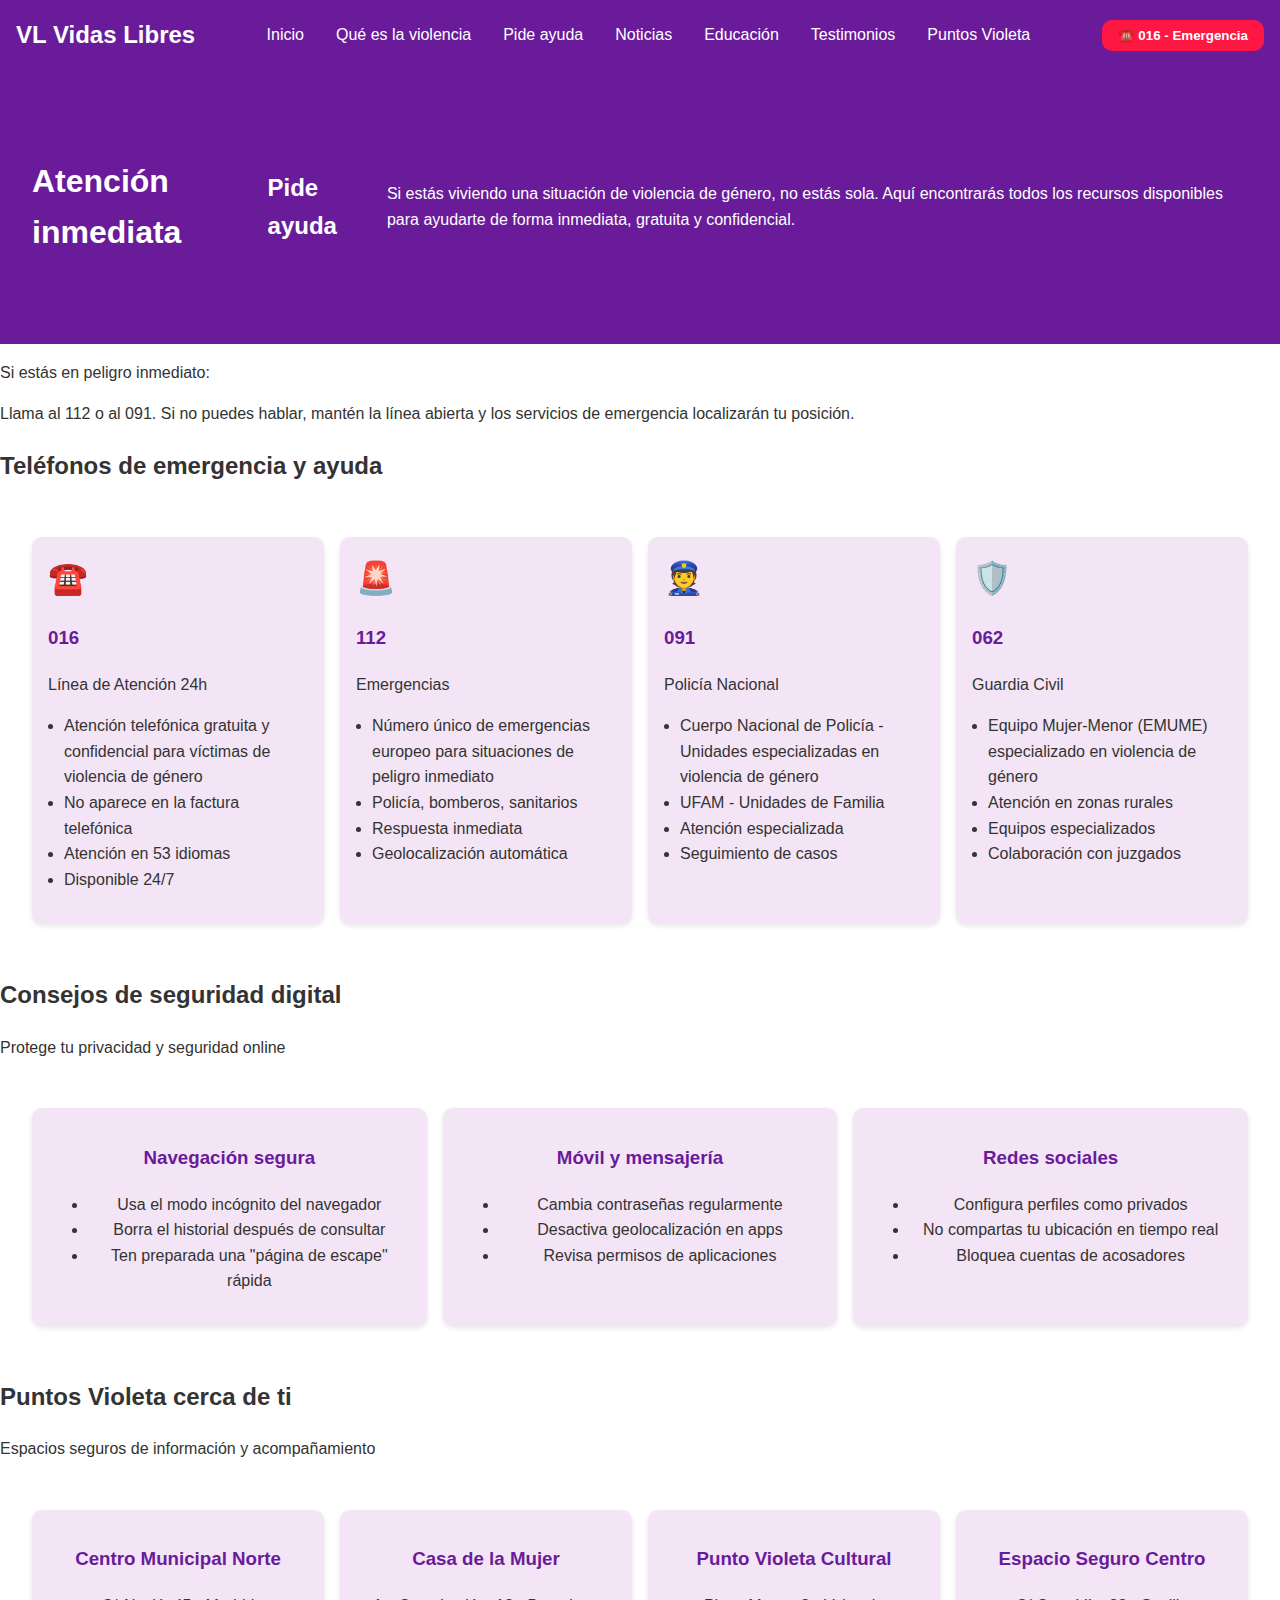
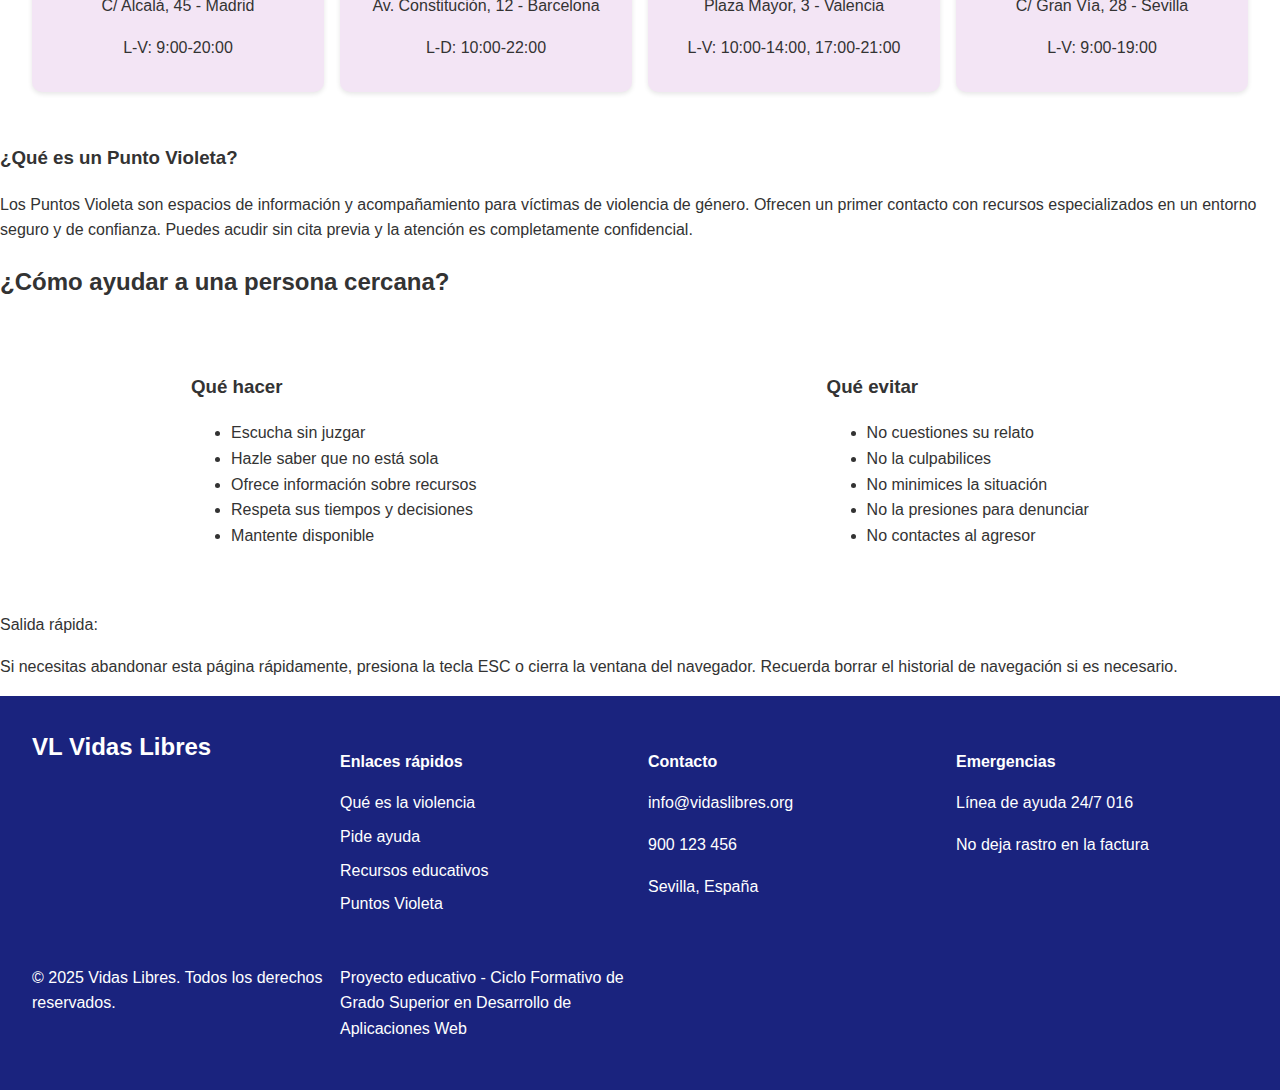
<file: pide-ayuda.html>
<!DOCTYPE html>
<html lang="es">
<head>
    <meta charset="UTF-8">
    <meta name="viewport" content="width=device-width, initial-scale=1.0">
    <title>Vidas Libres - Pide ayuda</title>
    <link rel="stylesheet" href="styles.css">
</head>
<body>
    <header>
        <div class="logo">VL Vidas Libres</div>
        <nav>
            <ul>
                <li><a href="index.html">Inicio</a></li>
                <li><a href="que-es-la-violencia.html">Qué es la violencia</a></li>
                <li><a href="pide-ayuda.html">Pide ayuda</a></li>
                <li><a href="noticias.html">Noticias</a></li>
                <li><a href="educacion.html">Educación</a></li>
                <li><a href="testimonios.html">Testimonios</a></li>
                <li><a href="puntos-violeta.html">Puntos Violeta</a></li>
            </ul>
        </nav>
        <button class="emergency">☎️ 016 - Emergencia</button>
    </header>

    <main>
        <section class="hero">
            <h1>Atención inmediata</h1>
            <h2>Pide ayuda</h2>
            <p>Si estás viviendo una situación de violencia de género, no estás sola. Aquí encontrarás todos los recursos disponibles para ayudarte de forma inmediata, gratuita y confidencial.</p>
        </section>

        <section class="emergency-advice">
            <p>Si estás en peligro inmediato:</p>
            <p>Llama al 112 o al 091. Si no puedes hablar, mantén la línea abierta y los servicios de emergencia localizarán tu posición.</p>
        </section>

        <section class="phones">
            <h2>Teléfonos de emergencia y ayuda</h2>
            <div class="phone-cards">
                <div class="card phone-card">
                    <span class="icon">☎️</span>
                    <h3>016</h3>
                    <p>Línea de Atención 24h</p>
                    <ul>
                        <li>Atención telefónica gratuita y confidencial para víctimas de violencia de género</li>
                        <li>No aparece en la factura telefónica</li>
                        <li>Atención en 53 idiomas</li>
                        <li>Disponible 24/7</li>
                    </ul>
                </div>
                <div class="card phone-card">
                    <span class="icon">🚨</span>
                    <h3>112</h3>
                    <p>Emergencias</p>
                    <ul>
                        <li>Número único de emergencias europeo para situaciones de peligro inmediato</li>
                        <li>Policía, bomberos, sanitarios</li>
                        <li>Respuesta inmediata</li>
                        <li>Geolocalización automática</li>
                    </ul>
                </div>
                <div class="card phone-card">
                    <span class="icon">👮</span>
                    <h3>091</h3>
                    <p>Policía Nacional</p>
                    <ul>
                        <li>Cuerpo Nacional de Policía - Unidades especializadas en violencia de género</li>
                        <li>UFAM - Unidades de Familia</li>
                        <li>Atención especializada</li>
                        <li>Seguimiento de casos</li>
                    </ul>
                </div>
                <div class="card phone-card">
                    <span class="icon">🛡️</span>
                    <h3>062</h3>
                    <p>Guardia Civil</p>
                    <ul>
                        <li>Equipo Mujer-Menor (EMUME) especializado en violencia de género</li>
                        <li>Atención en zonas rurales</li>
                        <li>Equipos especializados</li>
                        <li>Colaboración con juzgados</li>
                    </ul>
                </div>
            </div>
        </section>

        <section class="digital-safety">
            <h2>Consejos de seguridad digital</h2>
            <p>Protege tu privacidad y seguridad online</p>
            <div class="safety-cards">
                <div class="card">
                    <h3>Navegación segura</h3>
                    <ul>
                        <li>Usa el modo incógnito del navegador</li>
                        <li>Borra el historial después de consultar</li>
                        <li>Ten preparada una "página de escape" rápida</li>
                    </ul>
                </div>
                <div class="card">
                    <h3>Móvil y mensajería</h3>
                    <ul>
                        <li>Cambia contraseñas regularmente</li>
                        <li>Desactiva geolocalización en apps</li>
                        <li>Revisa permisos de aplicaciones</li>
                    </ul>
                </div>
                <div class="card">
                    <h3>Redes sociales</h3>
                    <ul>
                        <li>Configura perfiles como privados</li>
                        <li>No compartas tu ubicación en tiempo real</li>
                        <li>Bloquea cuentas de acosadores</li>
                    </ul>
                </div>
            </div>
        </section>

        <section class="puntos-violeta">
            <h2>Puntos Violeta cerca de ti</h2>
            <p>Espacios seguros de información y acompañamiento</p>
            <div class="pv-cards">
                <div class="card">
                    <h3>Centro Municipal Norte</h3>
                    <p>C/ Alcalá, 45 - Madrid</p>
                    <p>L-V: 9:00-20:00</p>
                </div>
                <div class="card">
                    <h3>Casa de la Mujer</h3>
                    <p>Av. Constitución, 12 - Barcelona</p>
                    <p>L-D: 10:00-22:00</p>
                </div>
                <div class="card">
                    <h3>Punto Violeta Cultural</h3>
                    <p>Plaza Mayor, 3 - Valencia</p>
                    <p>L-V: 10:00-14:00, 17:00-21:00</p>
                </div>
                <div class="card">
                    <h3>Espacio Seguro Centro</h3>
                    <p>C/ Gran Vía, 28 - Sevilla</p>
                    <p>L-V: 9:00-19:00</p>
                </div>
            </div>
            <h3>¿Qué es un Punto Violeta?</h3>
            <p>Los Puntos Violeta son espacios de información y acompañamiento para víctimas de violencia de género. Ofrecen un primer contacto con recursos especializados en un entorno seguro y de confianza. Puedes acudir sin cita previa y la atención es completamente confidencial.</p>
        </section>

        <section class="help-others">
            <h2>¿Cómo ayudar a una persona cercana?</h2>
            <div class="help-columns">
                <div>
                    <h3>Qué hacer</h3>
                    <ul>
                        <li>Escucha sin juzgar</li>
                        <li>Hazle saber que no está sola</li>
                        <li>Ofrece información sobre recursos</li>
                        <li>Respeta sus tiempos y decisiones</li>
                        <li>Mantente disponible</li>
                    </ul>
                </div>
                <div>
                    <h3>Qué evitar</h3>
                    <ul>
                        <li>No cuestiones su relato</li>
                        <li>No la culpabilices</li>
                        <li>No minimices la situación</li>
                        <li>No la presiones para denunciar</li>
                        <li>No contactes al agresor</li>
                    </ul>
                </div>
            </div>
        </section>

        <section class="quick-exit">
            <p>Salida rápida:</p>
            <p>Si necesitas abandonar esta página rápidamente, presiona la tecla ESC o cierra la ventana del navegador. Recuerda borrar el historial de navegación si es necesario.</p>
        </section>
    </main>

    <footer>
        <div class="logo">VL Vidas Libres</div>
        <div class="quick-links">
            <h4>Enlaces rápidos</h4>
            <ul>
                <li>Qué es la violencia</li>
                <li>Pide ayuda</li>
                <li>Recursos educativos</li>
                <li>Puntos Violeta</li>
            </ul>
        </div>
        <div class="contact">
            <h4>Contacto</h4>
            <p>info@vidaslibres.org</p>
            <p>900 123 456</p>
            <p>Sevilla, España</p>
        </div>
        <div class="emergencies">
            <h4>Emergencias</h4>
            <p>Línea de ayuda 24/7 016</p>
            <p>No deja rastro en la factura</p>
        </div>
        <p>© 2025 Vidas Libres. Todos los derechos reservados.</p>
        <p>Proyecto educativo - Ciclo Formativo de Grado Superior en Desarrollo de Aplicaciones Web</p>
    </footer>
</body>
</html>
</file>
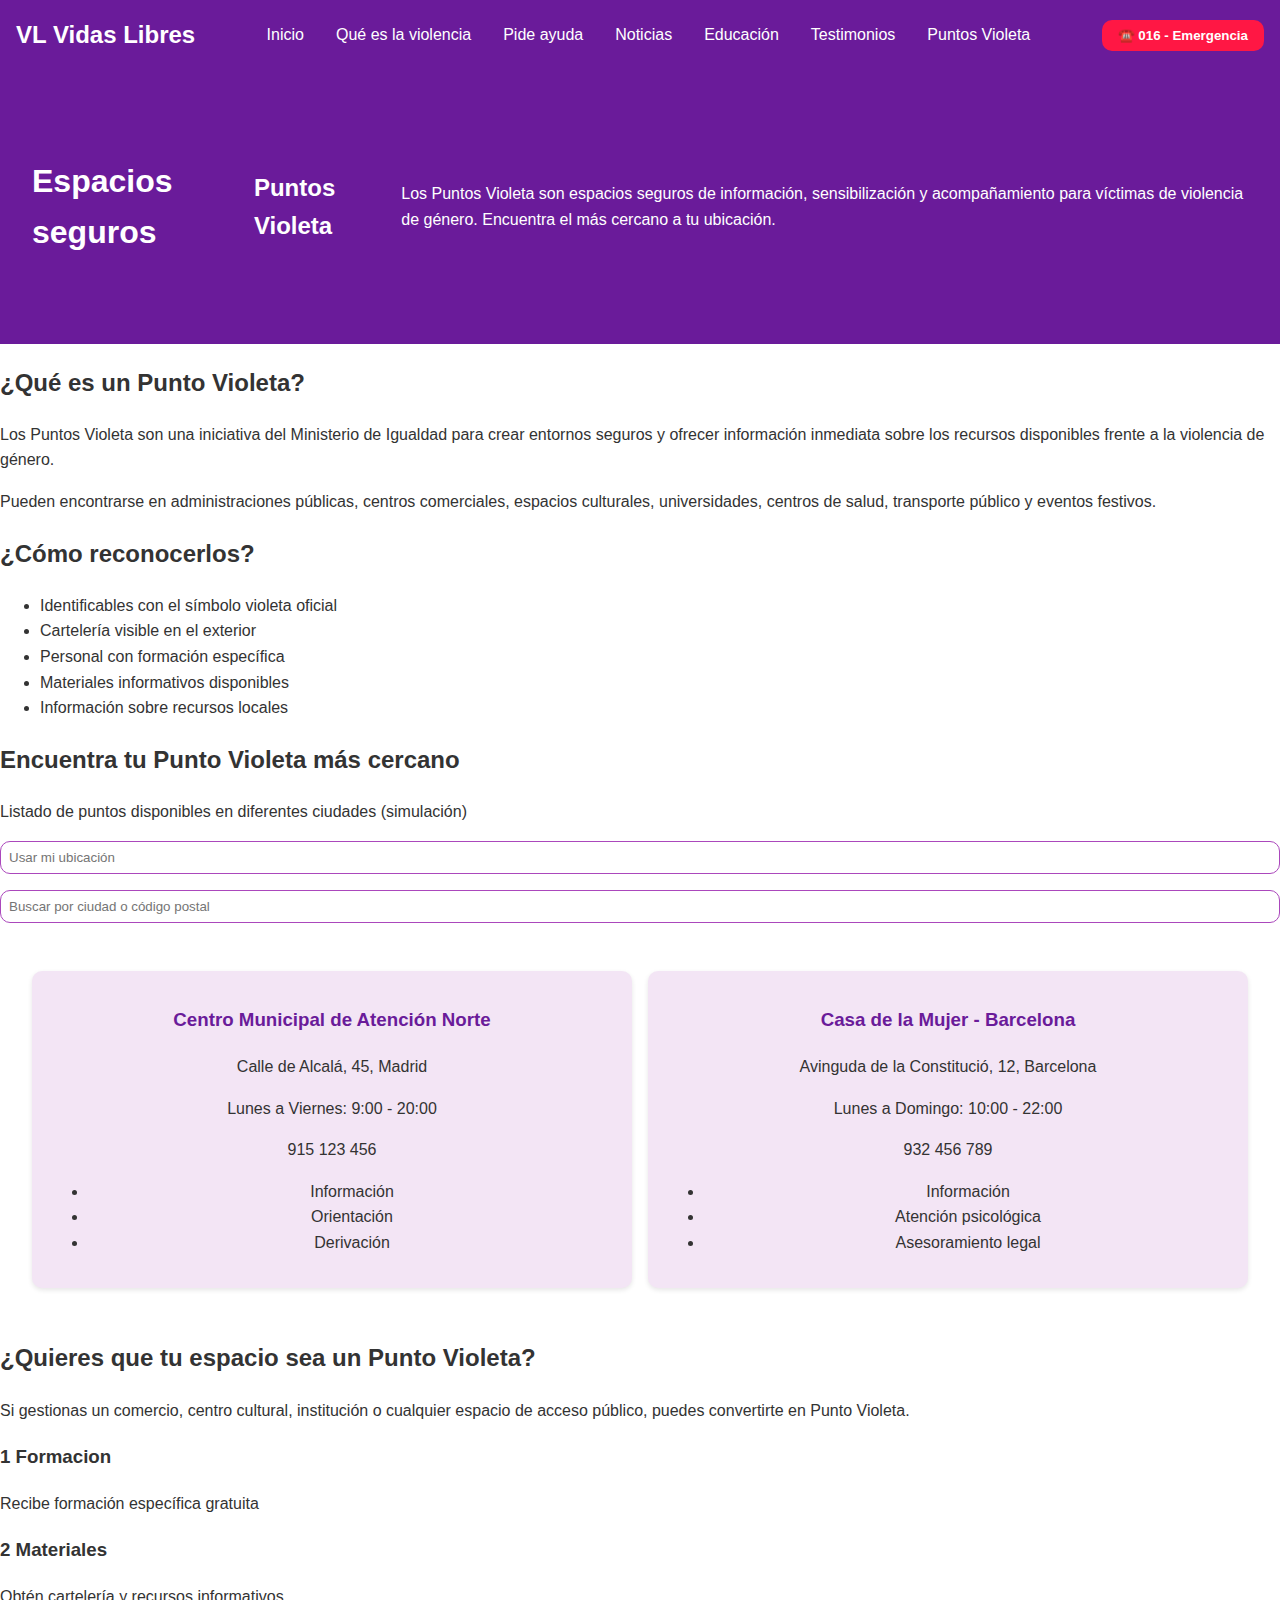
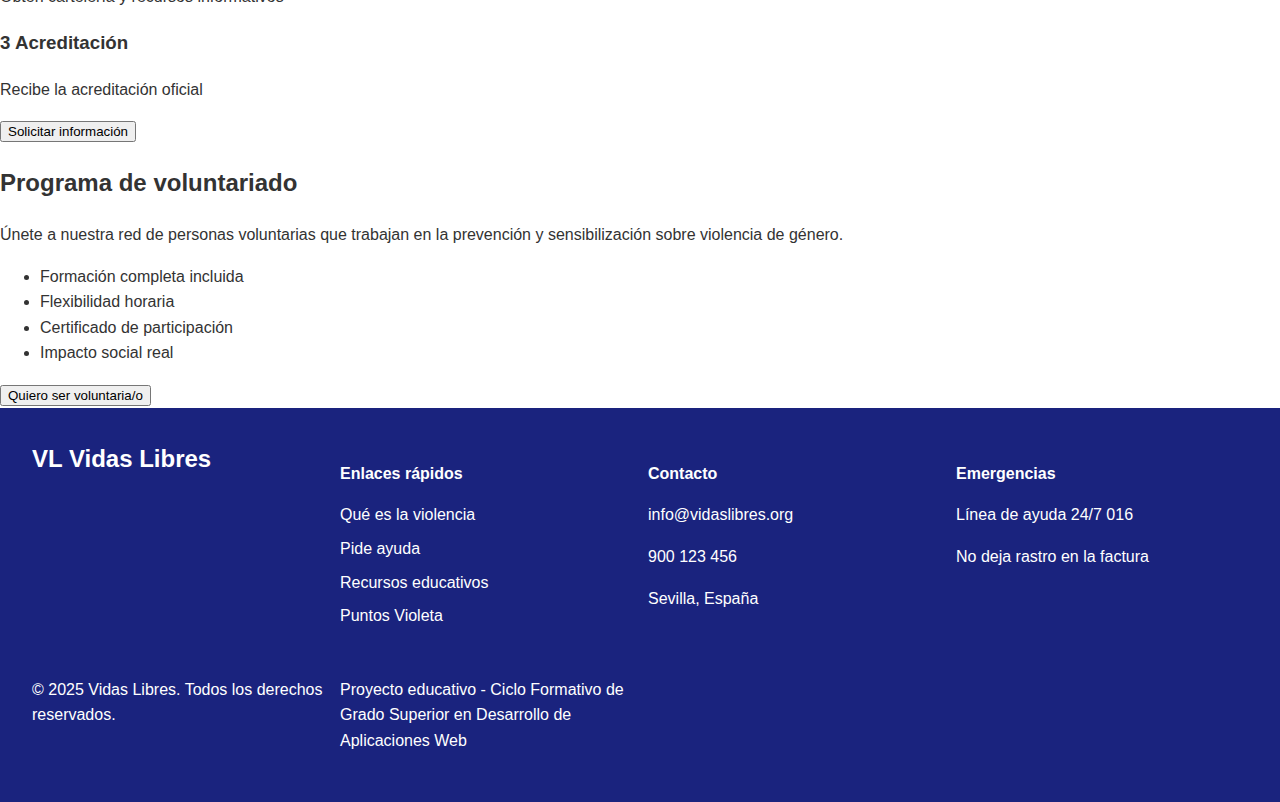
<file: puntos-violeta.html>
<!DOCTYPE html>
<html lang="es">
<head>
    <meta charset="UTF-8">
    <meta name="viewport" content="width=device-width, initial-scale=1.0">
    <title>Vidas Libres - Puntos Violeta</title>
    <link rel="stylesheet" href="styles.css">
</head>
<body>
    <header>
        <div class="logo">VL Vidas Libres</div>
        <nav>
            <ul>
                <li><a href="index.html">Inicio</a></li>
                <li><a href="que-es-la-violencia.html">Qué es la violencia</a></li>
                <li><a href="pide-ayuda.html">Pide ayuda</a></li>
                <li><a href="noticias.html">Noticias</a></li>
                <li><a href="educacion.html">Educación</a></li>
                <li><a href="testimonios.html">Testimonios</a></li>
                <li><a href="puntos-violeta.html">Puntos Violeta</a></li>
            </ul>
        </nav>
        <button class="emergency">☎️ 016 - Emergencia</button>
    </header>

    <main>
        <section class="hero">
            <h1>Espacios seguros</h1>
            <h2>Puntos Violeta</h2>
            <p>Los Puntos Violeta son espacios seguros de información, sensibilización y acompañamiento para víctimas de violencia de género. Encuentra el más cercano a tu ubicación.</p>
        </section>

        <section class="what-is-pv">
            <h2>¿Qué es un Punto Violeta?</h2>
            <p>Los Puntos Violeta son una iniciativa del Ministerio de Igualdad para crear entornos seguros y ofrecer información inmediata sobre los recursos disponibles frente a la violencia de género.</p>
            <p>Pueden encontrarse en administraciones públicas, centros comerciales, espacios culturales, universidades, centros de salud, transporte público y eventos festivos.</p>
        </section>

        <section class="recognize">
            <h2>¿Cómo reconocerlos?</h2>
            <ul>
                <li>Identificables con el símbolo violeta oficial</li>
                <li>Cartelería visible en el exterior</li>
                <li>Personal con formación específica</li>
                <li>Materiales informativos disponibles</li>
                <li>Información sobre recursos locales</li>
            </ul>
        </section>

        <section class="find-pv">
            <h2>Encuentra tu Punto Violeta más cercano</h2>
            <p>Listado de puntos disponibles en diferentes ciudades (simulación)</p>
            <input type="text" placeholder="Usar mi ubicación">
            <input type="text" placeholder="Buscar por ciudad o código postal">
            <div class="pv-list">
                <div class="card">
                    <h3>Centro Municipal de Atención Norte</h3>
                    <p>Calle de Alcalá, 45, Madrid</p>
                    <p>Lunes a Viernes: 9:00 - 20:00</p>
                    <p>915 123 456</p>
                    <ul>
                        <li>Información</li>
                        <li>Orientación</li>
                        <li>Derivación</li>
                    </ul>
                </div>
                <div class="card">
                    <h3>Casa de la Mujer - Barcelona</h3>
                    <p>Avinguda de la Constitució, 12, Barcelona</p>
                    <p>Lunes a Domingo: 10:00 - 22:00</p>
                    <p>932 456 789</p>
                    <ul>
                        <li>Información</li>
                        <li>Atención psicológica</li>
                        <li>Asesoramiento legal</li>
                    </ul>
                </div>

            </div>
        </section>

        <section class="become-pv">
            <h2>¿Quieres que tu espacio sea un Punto Violeta?</h2>
            <p>Si gestionas un comercio, centro cultural, institución o cualquier espacio de acceso público, puedes convertirte en Punto Violeta.</p>
            <div class="steps">
                <div class="step">
                    <h3>1 Formacion</h3>
                    <p>Recibe formación específica gratuita</p>
                </div>
                <div class="step">
                    <h3>2 Materiales</h3>
                    <p>Obtén cartelería y recursos informativos</p>
                </div>
                <div class="step">
                    <h3>3 Acreditación</h3>
                    <p>Recibe la acreditación oficial</p>
                </div>
            </div>
            <button>Solicitar información</button>
        </section>

        <section class="volunteer">
            <h2>Programa de voluntariado</h2>
            <p>Únete a nuestra red de personas voluntarias que trabajan en la prevención y sensibilización sobre violencia de género.</p>
            <ul>
                <li>Formación completa incluida</li>
                <li>Flexibilidad horaria</li>
                <li>Certificado de participación</li>
                <li>Impacto social real</li>
            </ul>
            <button>Quiero ser voluntaria/o</button>
        </section>
    </main>

    <footer>
        <div class="logo">VL Vidas Libres</div>
        <div class="quick-links">
            <h4>Enlaces rápidos</h4>
            <ul>
                <li>Qué es la violencia</li>
                <li>Pide ayuda</li>
                <li>Recursos educativos</li>
                <li>Puntos Violeta</li>
            </ul>
        </div>
        <div class="contact">
            <h4>Contacto</h4>
            <p>info@vidaslibres.org</p>
            <p>900 123 456</p>
            <p>Sevilla, España</p>
        </div>
        <div class="emergencies">
            <h4>Emergencias</h4>
            <p>Línea de ayuda 24/7 016</p>
            <p>No deja rastro en la factura</p>
        </div>
        <p>© 2025 Vidas Libres. Todos los derechos reservados.</p>
        <p>Proyecto educativo - Ciclo Formativo de Grado Superior en Desarrollo de Aplicaciones Web</p>
    </footer>
</body>
</html>
</file>
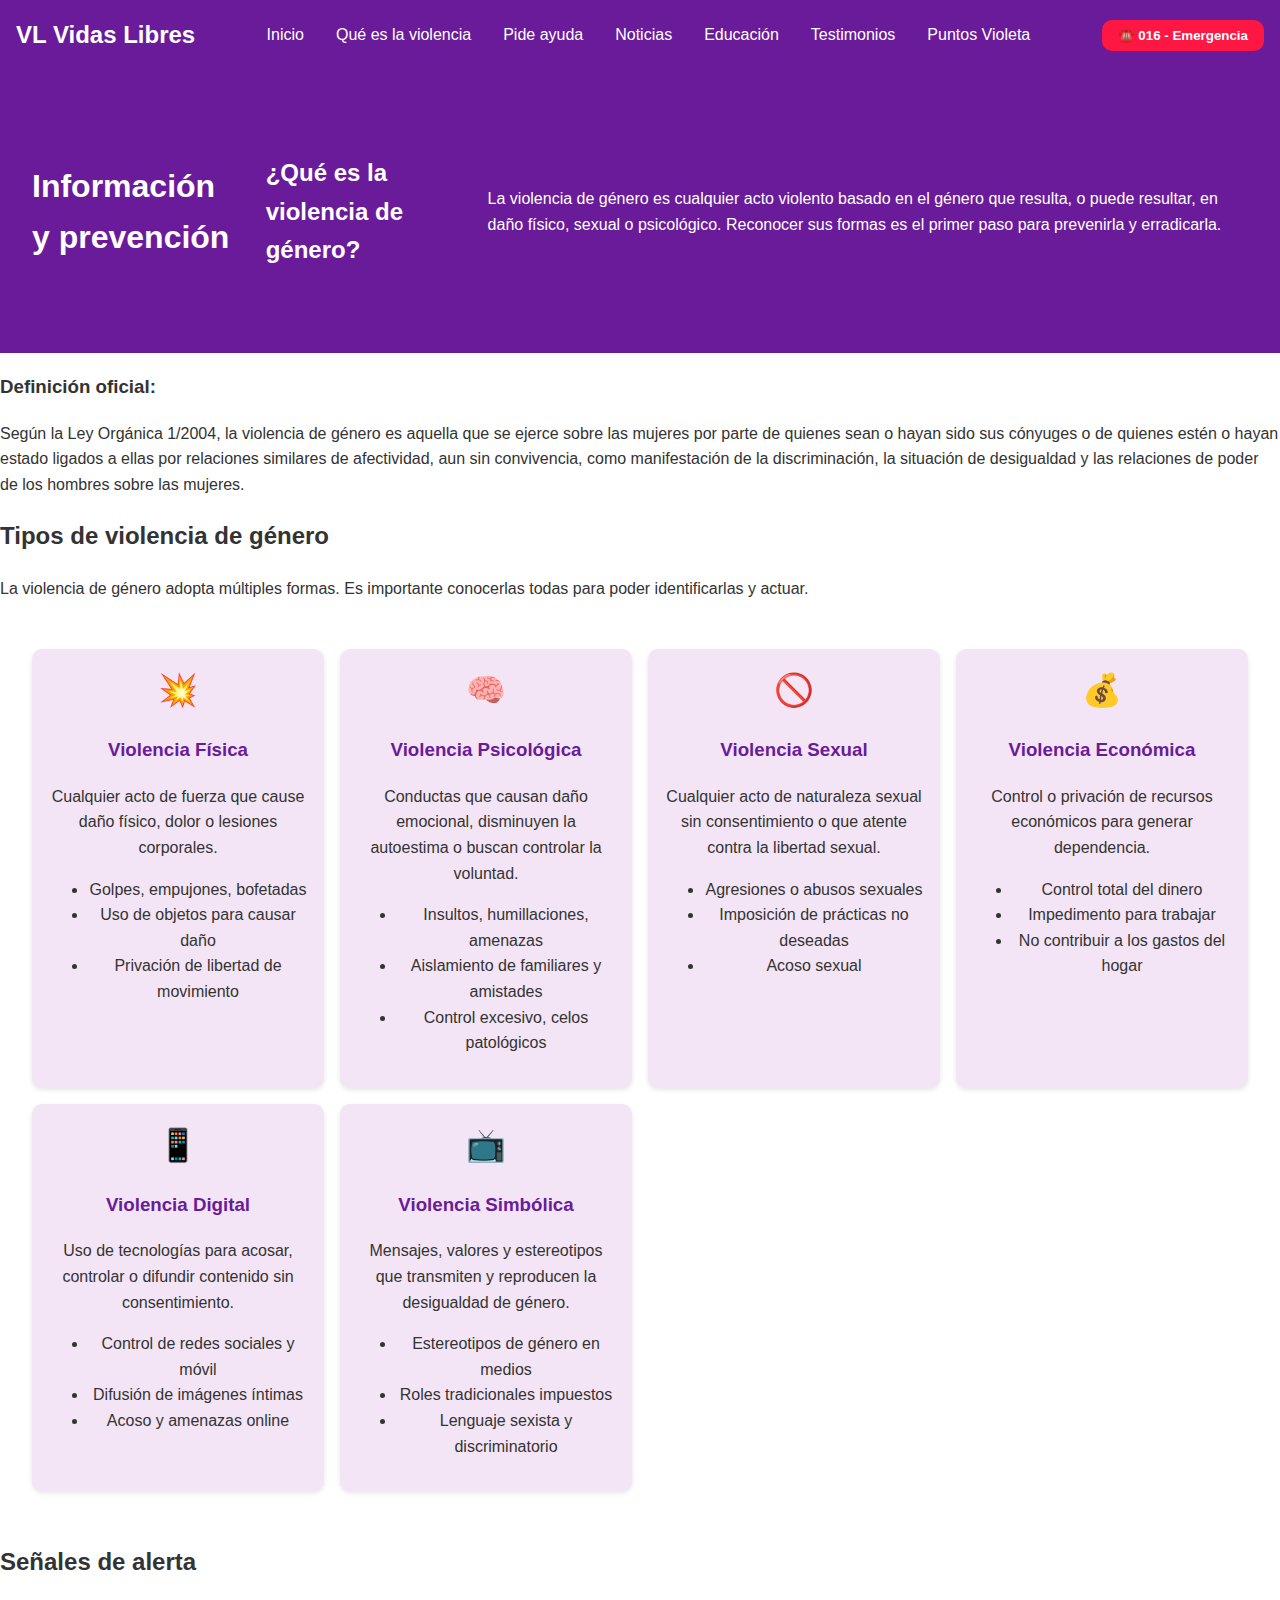
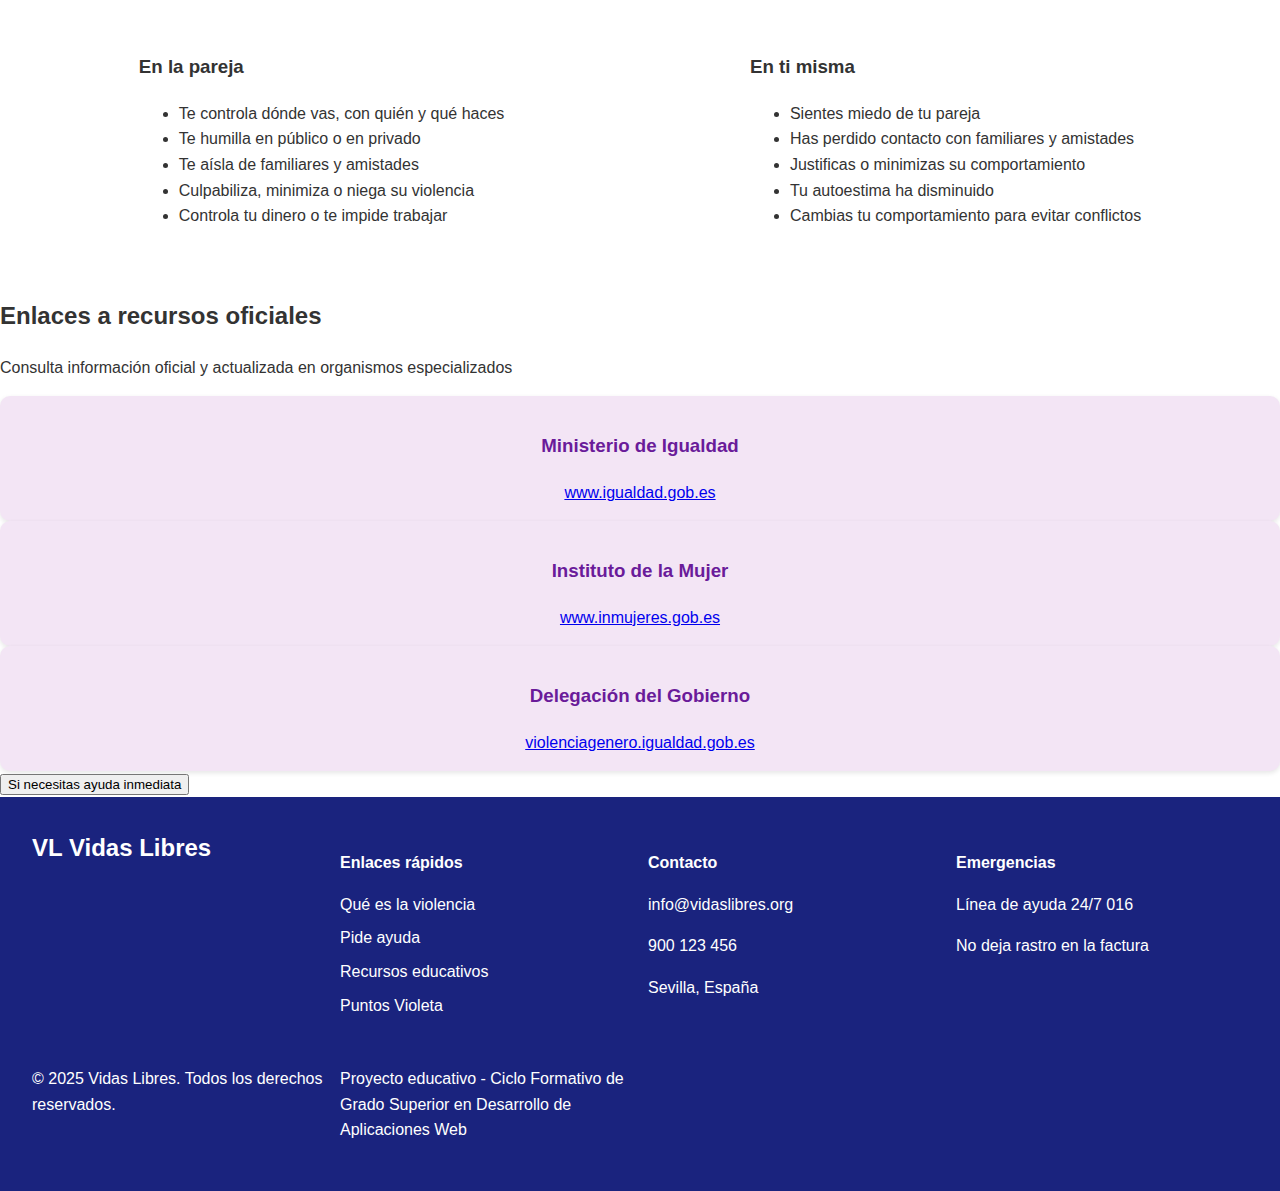
<file: que-es-la-violencia.html>
<!DOCTYPE html>
<html lang="es">
<head>
    <meta charset="UTF-8">
    <meta name="viewport" content="width=device-width, initial-scale=1.0">
    <title>Vidas Libres - Qué es la violencia</title>
    <link rel="stylesheet" href="styles.css">
</head>
<body>
    <header>
        <div class="logo">VL Vidas Libres</div>
        <nav>
            <ul>
                <li><a href="index.html">Inicio</a></li>
                <li><a href="que-es-la-violencia.html">Qué es la violencia</a></li>
                <li><a href="pide-ayuda.html">Pide ayuda</a></li>
                <li><a href="noticias.html">Noticias</a></li>
                <li><a href="educacion.html">Educación</a></li>
                <li><a href="testimonios.html">Testimonios</a></li>
                <li><a href="puntos-violeta.html">Puntos Violeta</a></li>
            </ul>
        </nav>
        <button class="emergency">☎️ 016 - Emergencia</button>
    </header>

    <main>
        <section class="hero">
            <h1>Información y prevención</h1>
            <h2>¿Qué es la violencia de género?</h2>
            <p>La violencia de género es cualquier acto violento basado en el género que resulta, o puede resultar, en daño físico, sexual o psicológico. Reconocer sus formas es el primer paso para prevenirla y erradicarla.</p>
        </section>

        <section class="definition">
            <h3>Definición oficial:</h3>
            <p>Según la Ley Orgánica 1/2004, la violencia de género es aquella que se ejerce sobre las mujeres por parte de quienes sean o hayan sido sus cónyuges o de quienes estén o hayan estado ligados a ellas por relaciones similares de afectividad, aun sin convivencia, como manifestación de la discriminación, la situación de desigualdad y las relaciones de poder de los hombres sobre las mujeres.</p>
        </section>

        <section class="types">
            <h2>Tipos de violencia de género</h2>
            <p>La violencia de género adopta múltiples formas. Es importante conocerlas todas para poder identificarlas y actuar.</p>
            <div class="type-cards">
                <div class="card">
                    <span class="icon">💥</span>
                    <h3>Violencia Física</h3>
                    <p>Cualquier acto de fuerza que cause daño físico, dolor o lesiones corporales.</p>
                    <ul>
                        <li>Golpes, empujones, bofetadas</li>
                        <li>Uso de objetos para causar daño</li>
                        <li>Privación de libertad de movimiento</li>
                    </ul>
                </div>
                <div class="card">
                    <span class="icon">🧠</span>
                    <h3>Violencia Psicológica</h3>
                    <p>Conductas que causan daño emocional, disminuyen la autoestima o buscan controlar la voluntad.</p>
                    <ul>
                        <li>Insultos, humillaciones, amenazas</li>
                        <li>Aislamiento de familiares y amistades</li>
                        <li>Control excesivo, celos patológicos</li>
                    </ul>
                </div>
                <div class="card">
                    <span class="icon">🚫</span>
                    <h3>Violencia Sexual</h3>
                    <p>Cualquier acto de naturaleza sexual sin consentimiento o que atente contra la libertad sexual.</p>
                    <ul>
                        <li>Agresiones o abusos sexuales</li>
                        <li>Imposición de prácticas no deseadas</li>
                        <li>Acoso sexual</li>
                    </ul>
                </div>
                <div class="card">
                    <span class="icon">💰</span>
                    <h3>Violencia Económica</h3>
                    <p>Control o privación de recursos económicos para generar dependencia.</p>
                    <ul>
                        <li>Control total del dinero</li>
                        <li>Impedimento para trabajar</li>
                        <li>No contribuir a los gastos del hogar</li>
                    </ul>
                </div>
                <div class="card">
                    <span class="icon">📱</span>
                    <h3>Violencia Digital</h3>
                    <p>Uso de tecnologías para acosar, controlar o difundir contenido sin consentimiento.</p>
                    <ul>
                        <li>Control de redes sociales y móvil</li>
                        <li>Difusión de imágenes íntimas</li>
                        <li>Acoso y amenazas online</li>
                    </ul>
                </div>
                <div class="card">
                    <span class="icon">📺</span>
                    <h3>Violencia Simbólica</h3>
                    <p>Mensajes, valores y estereotipos que transmiten y reproducen la desigualdad de género.</p>
                    <ul>
                        <li>Estereotipos de género en medios</li>
                        <li>Roles tradicionales impuestos</li>
                        <li>Lenguaje sexista y discriminatorio</li>
                    </ul>
                </div>
            </div>
        </section>

        <section class="alert-signals">
            <h2>Señales de alerta</h2>
            <div class="signal-columns">
                <div>
                    <h3>En la pareja</h3>
                    <ul>
                        <li>Te controla dónde vas, con quién y qué haces</li>
                        <li>Te humilla en público o en privado</li>
                        <li>Te aísla de familiares y amistades</li>
                        <li>Culpabiliza, minimiza o niega su violencia</li>
                        <li>Controla tu dinero o te impide trabajar</li>
                    </ul>
                </div>
                <div>
                    <h3>En ti misma</h3>
                    <ul>
                        <li>Sientes miedo de tu pareja</li>
                        <li>Has perdido contacto con familiares y amistades</li>
                        <li>Justificas o minimizas su comportamiento</li>
                        <li>Tu autoestima ha disminuido</li>
                        <li>Cambias tu comportamiento para evitar conflictos</li>
                    </ul>
                </div>
            </div>
        </section>

        <section class="official-links">
            <h2>Enlaces a recursos oficiales</h2>
            <p>Consulta información oficial y actualizada en organismos especializados</p>
            <div class="link-cards">
                <div class="card">
                    <h3>Ministerio de Igualdad</h3>
                    <a href="http://www.igualdad.gob.es">www.igualdad.gob.es</a>
                </div>
                <div class="card">
                    <h3>Instituto de la Mujer</h3>
                    <a href="http://www.inmujeres.gob.es">www.inmujeres.gob.es</a>
                </div>
                <div class="card">
                    <h3>Delegación del Gobierno</h3>
                    <a href="http://violenciagenero.igualdad.gob.es">violenciagenero.igualdad.gob.es</a>
                </div>
            </div>
            <button>Si necesitas ayuda inmediata</button>
        </section>
    </main>

    <footer>
        <div class="logo">VL Vidas Libres</div>
        <div class="quick-links">
            <h4>Enlaces rápidos</h4>
            <ul>
                <li>Qué es la violencia</li>
                <li>Pide ayuda</li>
                <li>Recursos educativos</li>
                <li>Puntos Violeta</li>
            </ul>
        </div>
        <div class="contact">
            <h4>Contacto</h4>
            <p>info@vidaslibres.org</p>
            <p>900 123 456</p>
            <p>Sevilla, España</p>
        </div>
        <div class="emergencies">
            <h4>Emergencias</h4>
            <p>Línea de ayuda 24/7 016</p>
            <p>No deja rastro en la factura</p>
        </div>
        <p>© 2025 Vidas Libres. Todos los derechos reservados.</p>
        <p>Proyecto educativo - Ciclo Formativo de Grado Superior en Desarrollo de Aplicaciones Web</p>
    </footer>
</body>
</html>
</file>
<file: styles.css>
:root {
    --primary-color: #6A1B9A; 
    --secondary-color: #AB47BC; 
    --accent-color: #FF1744; 
    --background-light: #F3E5F5; 
    --text-color: #333333; 
    --white: #FFFFFF;
    --font-family: Arial, Helvetica, sans-serif;
    --padding-standard: 1rem; 
    --font-size-base: 16px; 
    --border-radius: 10px;
}

body {
    font-family: var(--font-family);
    color: var(--text-color);
    margin: 0;
    padding: 0;
    font-size: var(--font-size-base);
    line-height: 1.6;
    background-color: var(--white);
}

* {
    box-sizing: border-box;
}

header {
    background-color: var(--primary-color);
    color: var(--white);
    padding: var(--padding-standard);
    display: flex;
    justify-content: space-between;
    align-items: center;
}

.logo {
    font-size: 1.5rem;
    font-weight: bold;
}

nav ul {
    display: flex;
    list-style: none;
    padding: 0;
    margin: 0;
}

nav ul li {
    margin: 0 1rem;
}

nav ul li a {
    color: var(--white);
    text-decoration: none;
    transition: color 0.3s;
}

nav ul li a:hover {
    color: var(--secondary-color);
}

.emergency {
    background-color: var(--accent-color);
    color: var(--white);
    border: none;
    padding: 0.5rem 1rem;
    border-radius: var(--border-radius);
    cursor: pointer;
    font-weight: bold;
}

footer {
    background-color: #1A237E; 
    color: var(--white);
    padding: 2rem;
    display: grid;
    grid-template-columns: repeat(4, 1fr);
    gap: 1rem;
    text-align: left;
}

footer h4 {
    margin-bottom: 0.5rem;
}

footer ul {
    list-style: none;
    padding: 0;
}

footer ul li {
    margin-bottom: 0.5rem;
}

.hero {
    background-color: var(--primary-color);
    color: var(--white);
    padding: 4rem 2rem;
    display: flex;
    justify-content: space-between;
    align-items: center;
    gap: 2rem;
}

.hero-text {
    flex: 1;
}

.hero-image {
    flex: 1;
}

.hero-image img {
    width: 100%;
    border-radius: var(--border-radius);
}

.btn-primary {
    background-color: var(--white);
    color: var(--primary-color);
    border: none;
    padding: 0.75rem 1.5rem;
    border-radius: var(--border-radius);
    cursor: pointer;
    margin-right: 1rem;
}

.btn-secondary {
    background-color: transparent;
    color: var(--white);
    border: 1px solid var(--white);
    padding: 0.75rem 1.5rem;
    border-radius: var(--border-radius);
    cursor: pointer;
}

.services, .phone-cards, .safety-cards, .pv-cards, .material-cards, .workshop-cards, .type-cards, .news-cards, .campaign-cards, .testimonial-cards, .pv-list {
    display: grid;
    grid-template-columns: repeat(auto-fit, minmax(250px, 1fr));
    gap: 1rem;
    padding: 2rem;
}

.card {
    background-color: var(--background-light);
    padding: var(--padding-standard);
    border-radius: var(--border-radius);
    text-align: center;
    box-shadow: 0 2px 5px rgba(0, 0, 0, 0.1);
}

.card h3 {
    color: var(--primary-color);
}

.icon {
    font-size: 2rem;
    display: block;
    margin-bottom: 0.5rem;
}

.stats {
    background-color: var(--background-light);
    padding: 2rem;
    text-align: center;
}

.stat-cards {
    display: grid;
    grid-template-columns: repeat(4, 1fr);
    gap: 1rem;
}

.stat-card {
    background-color: var(--white);
    padding: 1rem;
    border-radius: var(--border-radius);
    font-weight: bold;
}

.help-columns, .signal-columns {
    display: flex;
    justify-content: space-around;
    gap: 2rem;
    padding: 2rem;
}

form {
    max-width: 600px;
    margin: 0 auto;
    padding: 2rem;
}

input, textarea, select {
    width: 100%;
    padding: 0.5rem;
    margin-bottom: 1rem;
    border: 1px solid var(--secondary-color);
    border-radius: var(--border-radius);
}

.news-nav ul {
    display: flex;
    justify-content: center;
    list-style: none;
    padding: 0;
}

.news-nav ul li {
    margin: 0 1rem;
    cursor: pointer;
}

.featured-card {
    background: var(--white);
    padding: 1rem;
    border-radius: var(--border-radius);
    margin-bottom: 1rem;
}

.phone-card {
    text-align: left;
}

.phone-card ul {
    list-style: disc;
    padding-left: 1rem;
}

.hero-text h1 {
    font-size: 2.5rem;
}

@media (max-width: 768px) {
    .hero {
        flex-direction: column;
    }

    .stat-cards {
        grid-template-columns: repeat(2, 1fr);
    }

    footer {
        grid-template-columns: 1fr;
        text-align: center;
    }
}
</file>
